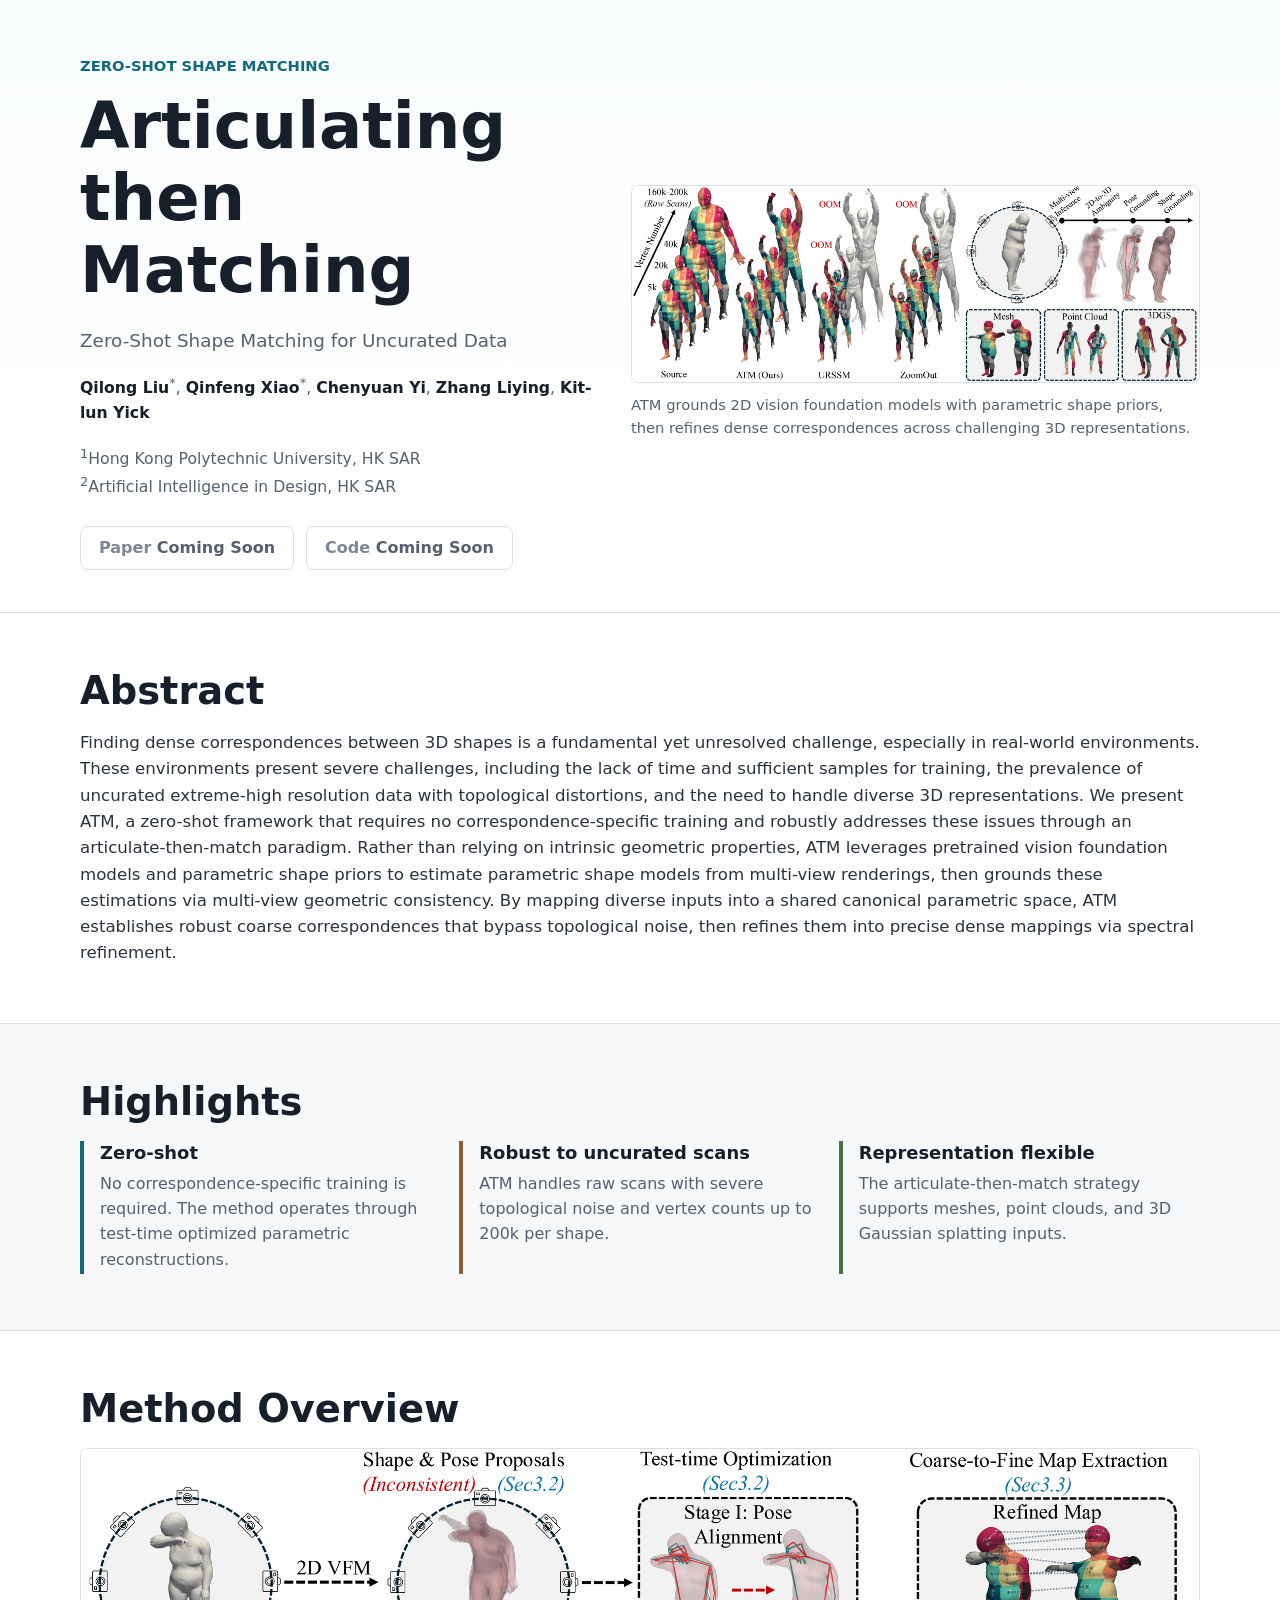
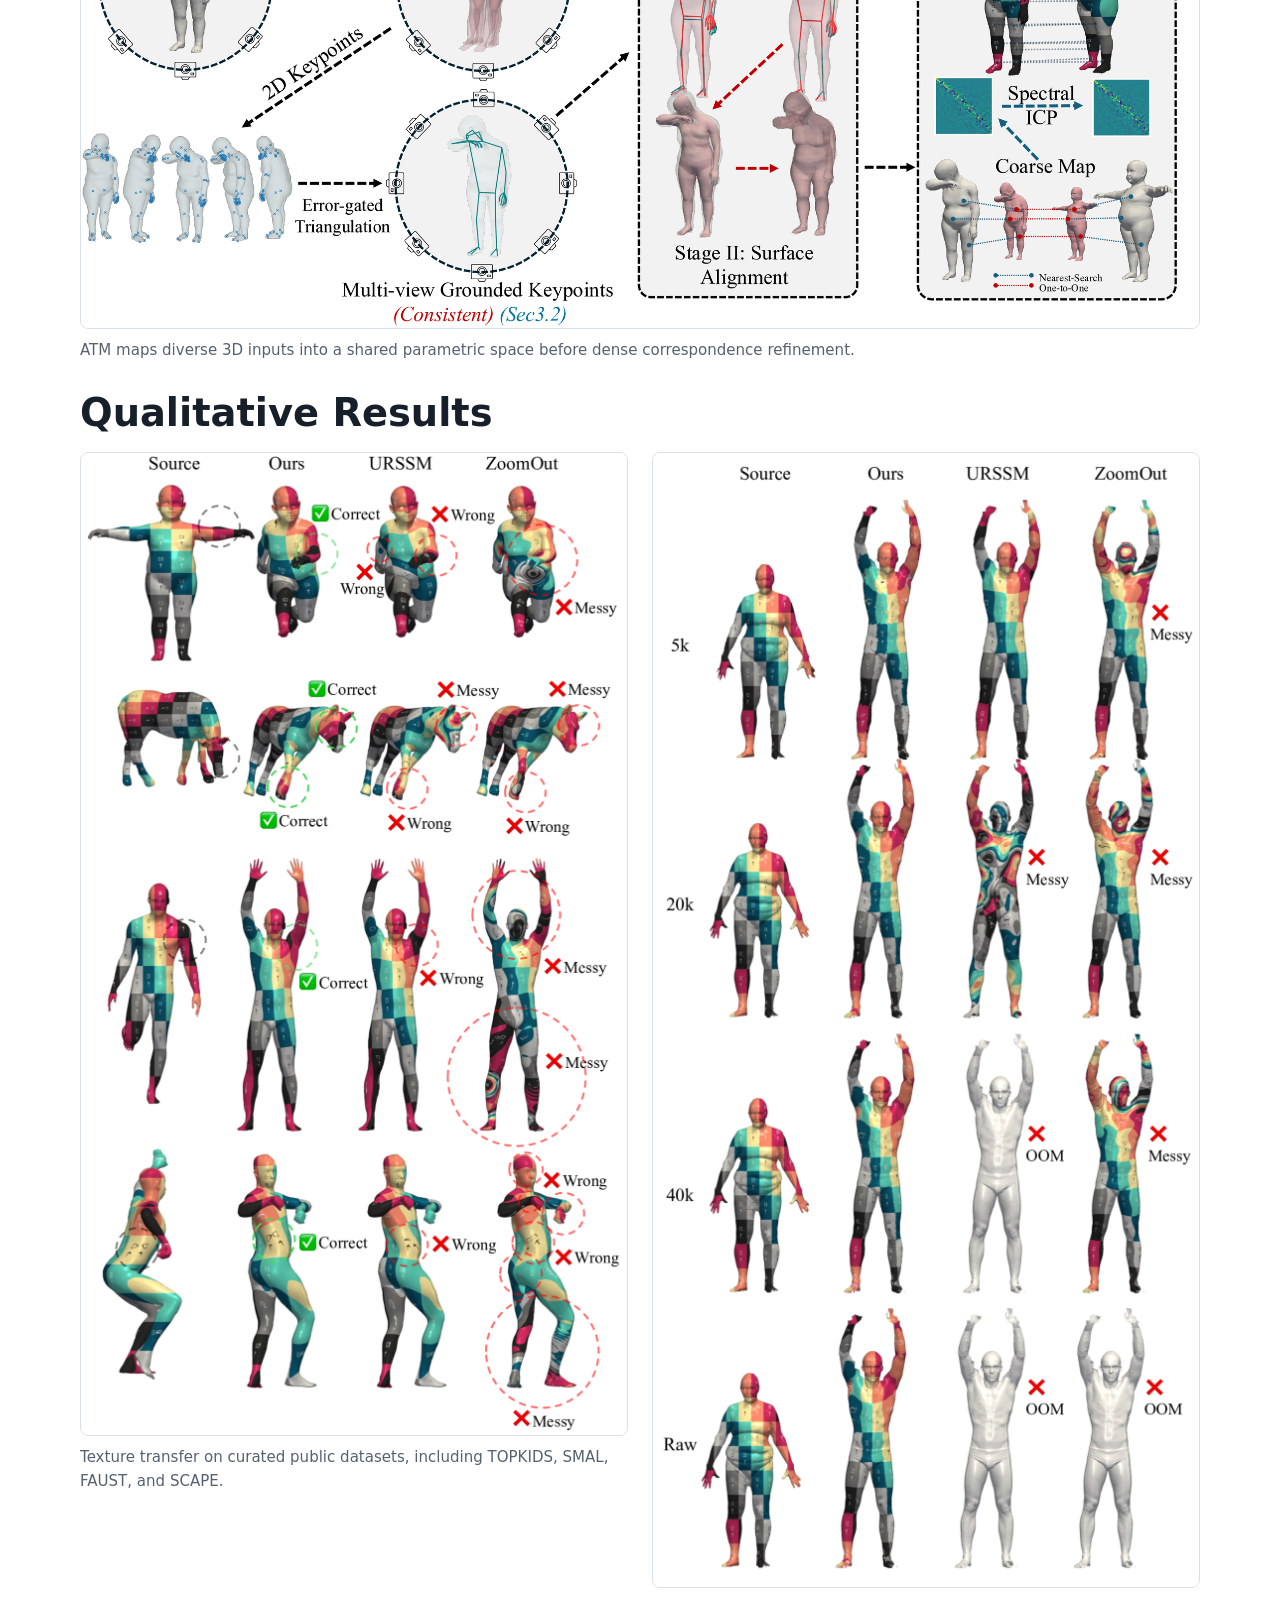
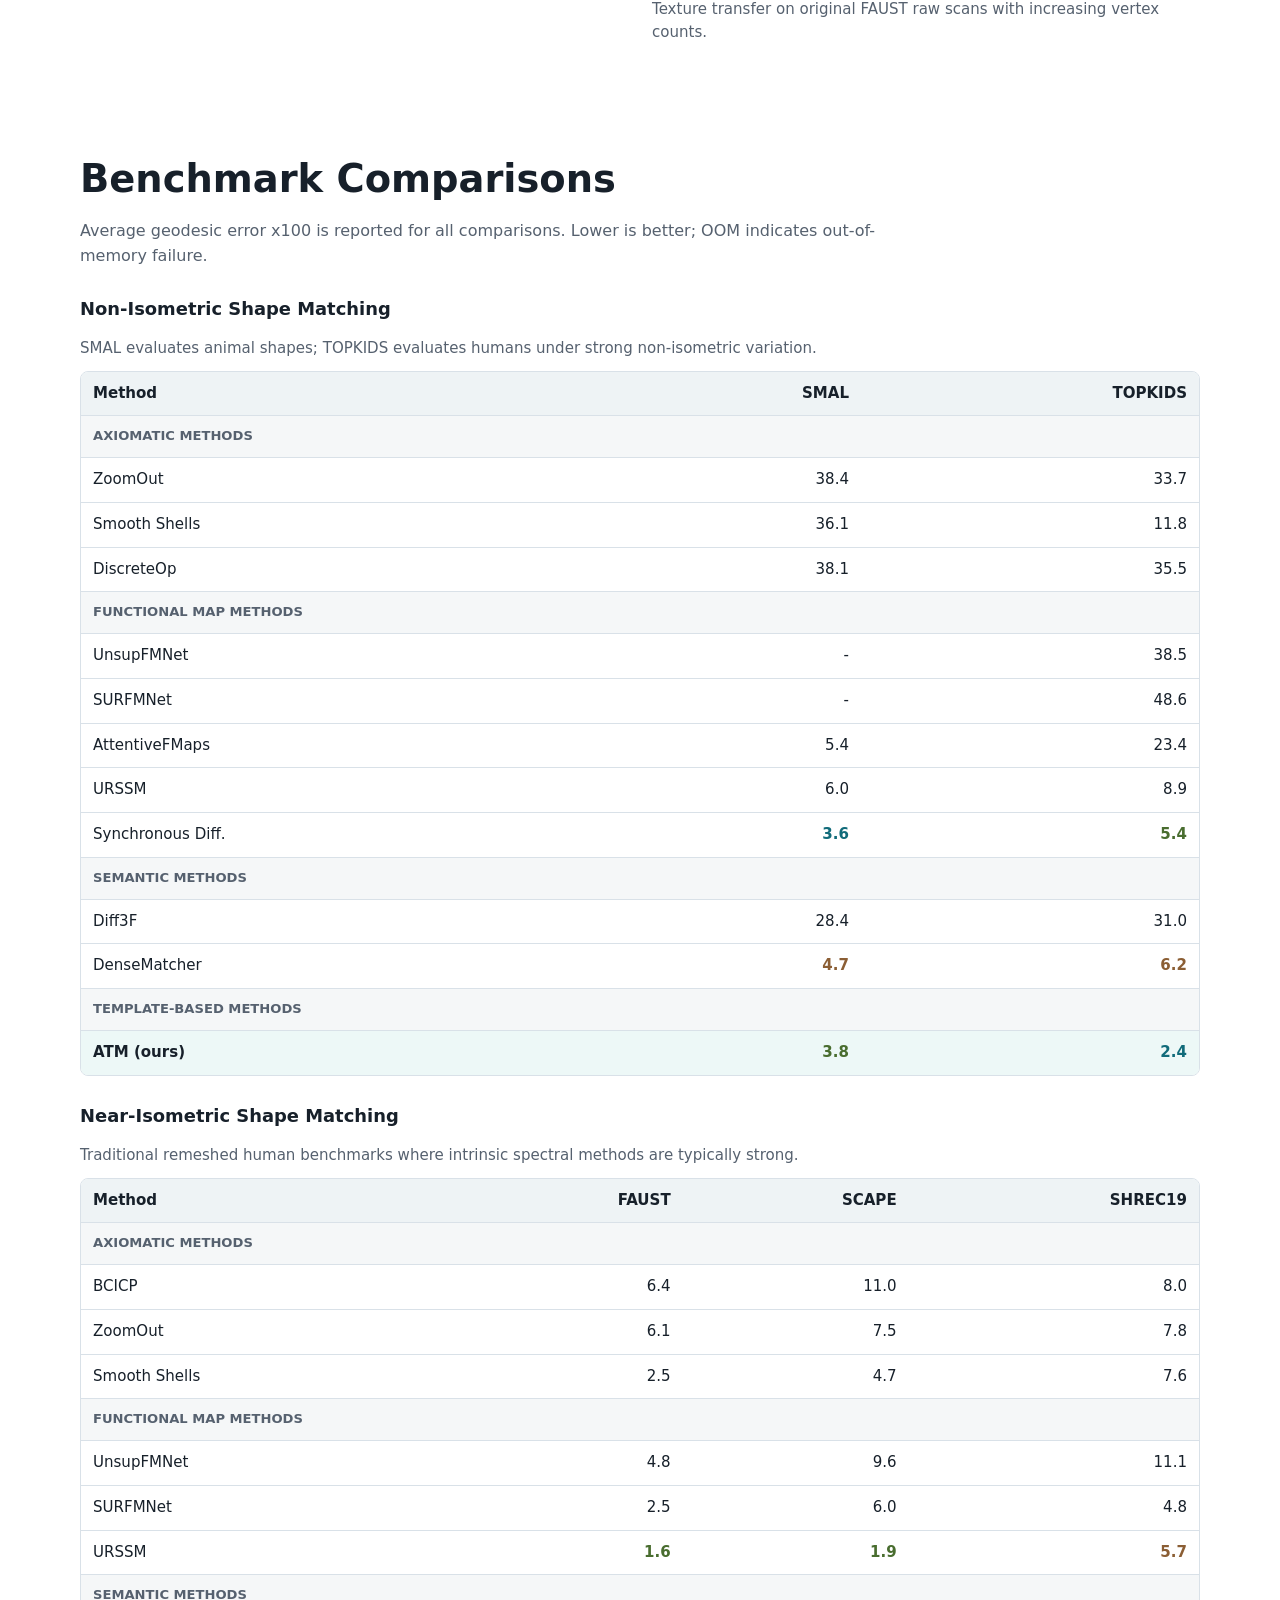
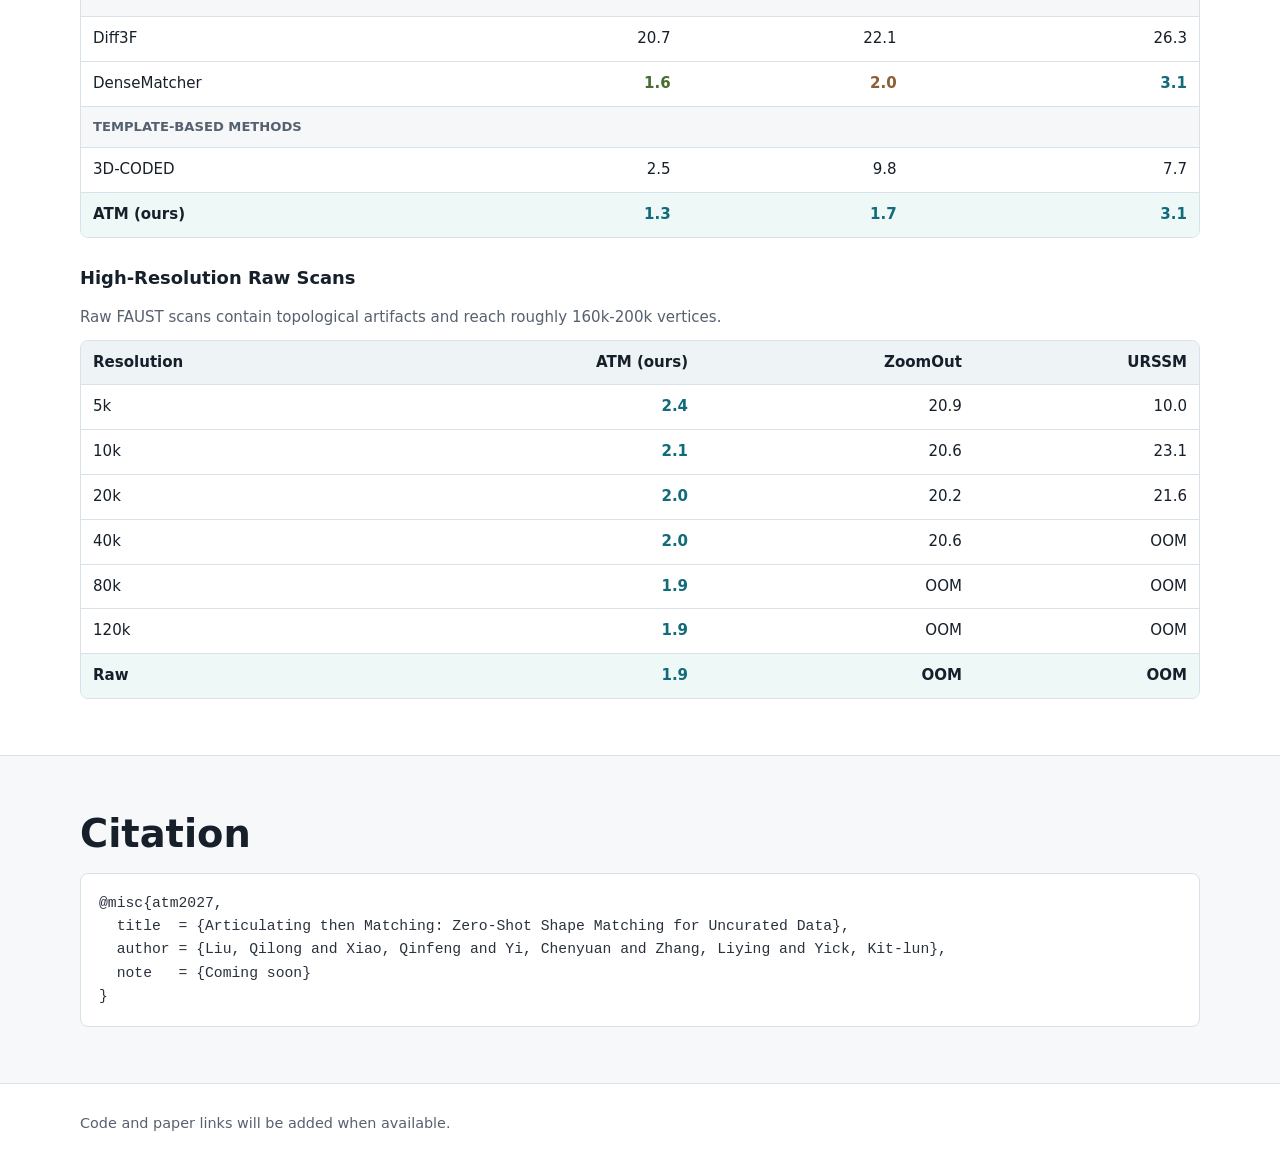
<file: index.html>
<!DOCTYPE html>
<html lang="en">
  <head>
    <meta charset="utf-8">
    <meta name="viewport" content="width=device-width, initial-scale=1">
    <meta name="description" content="Project page for Articulating then Matching: Zero-Shot Shape Matching for Uncurated Data.">
    <meta name="keywords" content="shape matching, dense correspondence, zero-shot learning, 3D vision, uncurated scans, point clouds, meshes, 3D Gaussian splatting">
    <meta name="twitter:card" content="summary_large_image">
    <meta name="twitter:title" content="Articulating then Matching">
    <meta name="twitter:description" content="Zero-shot shape matching for uncurated data.">
    <meta name="twitter:image" content="static/asset/teaser.png">
    <title>Articulating then Matching</title>
    <link rel="stylesheet" href="static/style.css">
  </head>
  <body>
    <header class="hero">
      <div class="wrap hero-inner">
        <div>
          <p class="eyebrow">Zero-Shot Shape Matching</p>
          <h1>Articulating then Matching</h1>
          <p class="subtitle">Zero-Shot Shape Matching for Uncurated Data</p>
          <p class="authors">
            <strong>Qilong Liu</strong><sup>*</sup>,
            <strong>Qinfeng Xiao</strong><sup>*</sup>,
            <strong>Chenyuan Yi</strong>,
            <strong>Zhang Liying</strong>,
            <strong>Kit-lun Yick</strong>
          </p>
          <p class="affiliations">
            <sup>1</sup>Hong Kong Polytechnic University, HK SAR<br>
            <sup>2</sup>Artificial Intelligence in Design, HK SAR
          </p>
          <div class="actions" aria-label="Project links">
            <button class="button" type="button" disabled>Paper <span>Coming Soon</span></button>
            <button class="button" type="button" disabled>Code <span>Coming Soon</span></button>
          </div>
        </div>
        <figure class="hero-figure">
          <img src="static/asset/teaser.png" alt="Overview of ATM for zero-shot dense shape matching.">
          <figcaption>
            ATM grounds 2D vision foundation models with parametric shape priors, then refines dense correspondences across challenging 3D representations.
          </figcaption>
        </figure>
      </div>
    </header>

    <main>
      <section>
        <div class="wrap">
          <h2>Abstract</h2>
          <p class="abstract">
            Finding dense correspondences between 3D shapes is a fundamental yet unresolved challenge, especially in real-world environments. These environments present severe challenges, including the lack of time and sufficient samples for training, the prevalence of uncurated extreme-high resolution data with topological distortions, and the need to handle diverse 3D representations. We present ATM, a zero-shot framework that requires no correspondence-specific training and robustly addresses these issues through an articulate-then-match paradigm. Rather than relying on intrinsic geometric properties, ATM leverages pretrained vision foundation models and parametric shape priors to estimate parametric shape models from multi-view renderings, then grounds these estimations via multi-view geometric consistency. By mapping diverse inputs into a shared canonical parametric space, ATM establishes robust coarse correspondences that bypass topological noise, then refines them into precise dense mappings via spectral refinement.
          </p>
        </div>
      </section>

      <section class="alt">
        <div class="wrap">
          <h2>Highlights</h2>
          <div class="grid">
            <div class="point">
              <h3>Zero-shot</h3>
              <p>No correspondence-specific training is required. The method operates through test-time optimized parametric reconstructions.</p>
            </div>
            <div class="point">
              <h3>Robust to uncurated scans</h3>
              <p>ATM handles raw scans with severe topological noise and vertex counts up to 200k per shape.</p>
            </div>
            <div class="point">
              <h3>Representation flexible</h3>
              <p>The articulate-then-match strategy supports meshes, point clouds, and 3D Gaussian splatting inputs.</p>
            </div>
          </div>
        </div>
      </section>

      <section>
        <div class="wrap figure-stack">
          <div>
            <h2>Method Overview</h2>
            <figure class="result">
              <img src="static/asset/framework.png" alt="ATM method framework.">
              <figcaption>
                ATM maps diverse 3D inputs into a shared parametric space before dense correspondence refinement.
              </figcaption>
            </figure>
          </div>
          <div>
            <h2>Qualitative Results</h2>
            <div class="figure-grid">
              <figure class="result">
                <img src="static/asset/qualitative_curated.png" alt="Texture transfer results on curated datasets.">
                <figcaption>
                  Texture transfer on curated public datasets, including TOPKIDS, SMAL, FAUST, and SCAPE.
                </figcaption>
              </figure>
              <figure class="result">
                <img src="static/asset/qualitative_raw.png" alt="Texture transfer results on raw FAUST scans.">
                <figcaption>
                  Texture transfer on original FAUST raw scans with increasing vertex counts.
                </figcaption>
              </figure>
            </div>
          </div>
        </div>
      </section>

      <section>
        <div class="wrap benchmark-stack">
          <div class="section-heading">
            <h2>Benchmark Comparisons</h2>
            <p>Average geodesic error x100 is reported for all comparisons. Lower is better; OOM indicates out-of-memory failure.</p>
          </div>

          <div class="table-block">
            <h3>Non-Isometric Shape Matching</h3>
            <p class="table-note">SMAL evaluates animal shapes; TOPKIDS evaluates humans under strong non-isometric variation.</p>
            <div class="table-wrap">
              <table class="benchmark-table">
                <thead>
                  <tr>
                    <th>Method</th>
                    <th>SMAL</th>
                    <th>TOPKIDS</th>
                  </tr>
                </thead>
                <tbody>
                  <tr class="group"><td colspan="3">Axiomatic Methods</td></tr>
                  <tr><td>ZoomOut</td><td>38.4</td><td>33.7</td></tr>
                  <tr><td>Smooth Shells</td><td>36.1</td><td>11.8</td></tr>
                  <tr><td>DiscreteOp</td><td>38.1</td><td>35.5</td></tr>
                  <tr class="group"><td colspan="3">Functional Map Methods</td></tr>
                  <tr><td>UnsupFMNet</td><td>-</td><td>38.5</td></tr>
                  <tr><td>SURFMNet</td><td>-</td><td>48.6</td></tr>
                  <tr><td>AttentiveFMaps</td><td>5.4</td><td>23.4</td></tr>
                  <tr><td>URSSM</td><td>6.0</td><td>8.9</td></tr>
                  <tr><td>Synchronous Diff.</td><td class="best">3.6</td><td class="second">5.4</td></tr>
                  <tr class="group"><td colspan="3">Semantic Methods</td></tr>
                  <tr><td>Diff3F</td><td>28.4</td><td>31.0</td></tr>
                  <tr><td>DenseMatcher</td><td class="third">4.7</td><td class="third">6.2</td></tr>
                  <tr class="group"><td colspan="3">Template-Based Methods</td></tr>
                  <tr class="ours"><td>ATM (ours)</td><td class="second">3.8</td><td class="best">2.4</td></tr>
                </tbody>
              </table>
            </div>
          </div>

          <div class="table-block">
            <h3>Near-Isometric Shape Matching</h3>
            <p class="table-note">Traditional remeshed human benchmarks where intrinsic spectral methods are typically strong.</p>
            <div class="table-wrap">
              <table class="benchmark-table">
                <thead>
                  <tr>
                    <th>Method</th>
                    <th>FAUST</th>
                    <th>SCAPE</th>
                    <th>SHREC19</th>
                  </tr>
                </thead>
                <tbody>
                  <tr class="group"><td colspan="4">Axiomatic Methods</td></tr>
                  <tr><td>BCICP</td><td>6.4</td><td>11.0</td><td>8.0</td></tr>
                  <tr><td>ZoomOut</td><td>6.1</td><td>7.5</td><td>7.8</td></tr>
                  <tr><td>Smooth Shells</td><td>2.5</td><td>4.7</td><td>7.6</td></tr>
                  <tr class="group"><td colspan="4">Functional Map Methods</td></tr>
                  <tr><td>UnsupFMNet</td><td>4.8</td><td>9.6</td><td>11.1</td></tr>
                  <tr><td>SURFMNet</td><td>2.5</td><td>6.0</td><td>4.8</td></tr>
                  <tr><td>URSSM</td><td class="second">1.6</td><td class="second">1.9</td><td class="third">5.7</td></tr>
                  <tr class="group"><td colspan="4">Semantic Methods</td></tr>
                  <tr><td>Diff3F</td><td>20.7</td><td>22.1</td><td>26.3</td></tr>
                  <tr><td>DenseMatcher</td><td class="second">1.6</td><td class="third">2.0</td><td class="best">3.1</td></tr>
                  <tr class="group"><td colspan="4">Template-Based Methods</td></tr>
                  <tr><td>3D-CODED</td><td>2.5</td><td>9.8</td><td>7.7</td></tr>
                  <tr class="ours"><td>ATM (ours)</td><td class="best">1.3</td><td class="best">1.7</td><td class="best">3.1</td></tr>
                </tbody>
              </table>
            </div>
          </div>

          <div class="table-block">
            <h3>High-Resolution Raw Scans</h3>
            <p class="table-note">Raw FAUST scans contain topological artifacts and reach roughly 160k-200k vertices.</p>
            <div class="table-wrap">
              <table class="benchmark-table">
                <thead>
                  <tr>
                    <th>Resolution</th>
                    <th>ATM (ours)</th>
                    <th>ZoomOut</th>
                    <th>URSSM</th>
                  </tr>
                </thead>
                <tbody>
                  <tr><td>5k</td><td class="best">2.4</td><td>20.9</td><td>10.0</td></tr>
                  <tr><td>10k</td><td class="best">2.1</td><td>20.6</td><td>23.1</td></tr>
                  <tr><td>20k</td><td class="best">2.0</td><td>20.2</td><td>21.6</td></tr>
                  <tr><td>40k</td><td class="best">2.0</td><td>20.6</td><td>OOM</td></tr>
                  <tr><td>80k</td><td class="best">1.9</td><td>OOM</td><td>OOM</td></tr>
                  <tr><td>120k</td><td class="best">1.9</td><td>OOM</td><td>OOM</td></tr>
                  <tr class="ours"><td>Raw</td><td class="best">1.9</td><td>OOM</td><td>OOM</td></tr>
                </tbody>
              </table>
            </div>
          </div>
        </div>
      </section>

      <section class="alt">
        <div class="wrap">
          <h2>Citation</h2>
          <pre class="citation"><code>@misc{atm2027,
  title  = {Articulating then Matching: Zero-Shot Shape Matching for Uncurated Data},
  author = {Liu, Qilong and Xiao, Qinfeng and Yi, Chenyuan and Zhang, Liying and Yick, Kit-lun},
  note   = {Coming soon}
}</code></pre>
        </div>
      </section>
    </main>

    <footer>
      <div class="wrap">
        <p>Code and paper links will be added when available.</p>
      </div>
    </footer>
  </body>
</html>
</file>
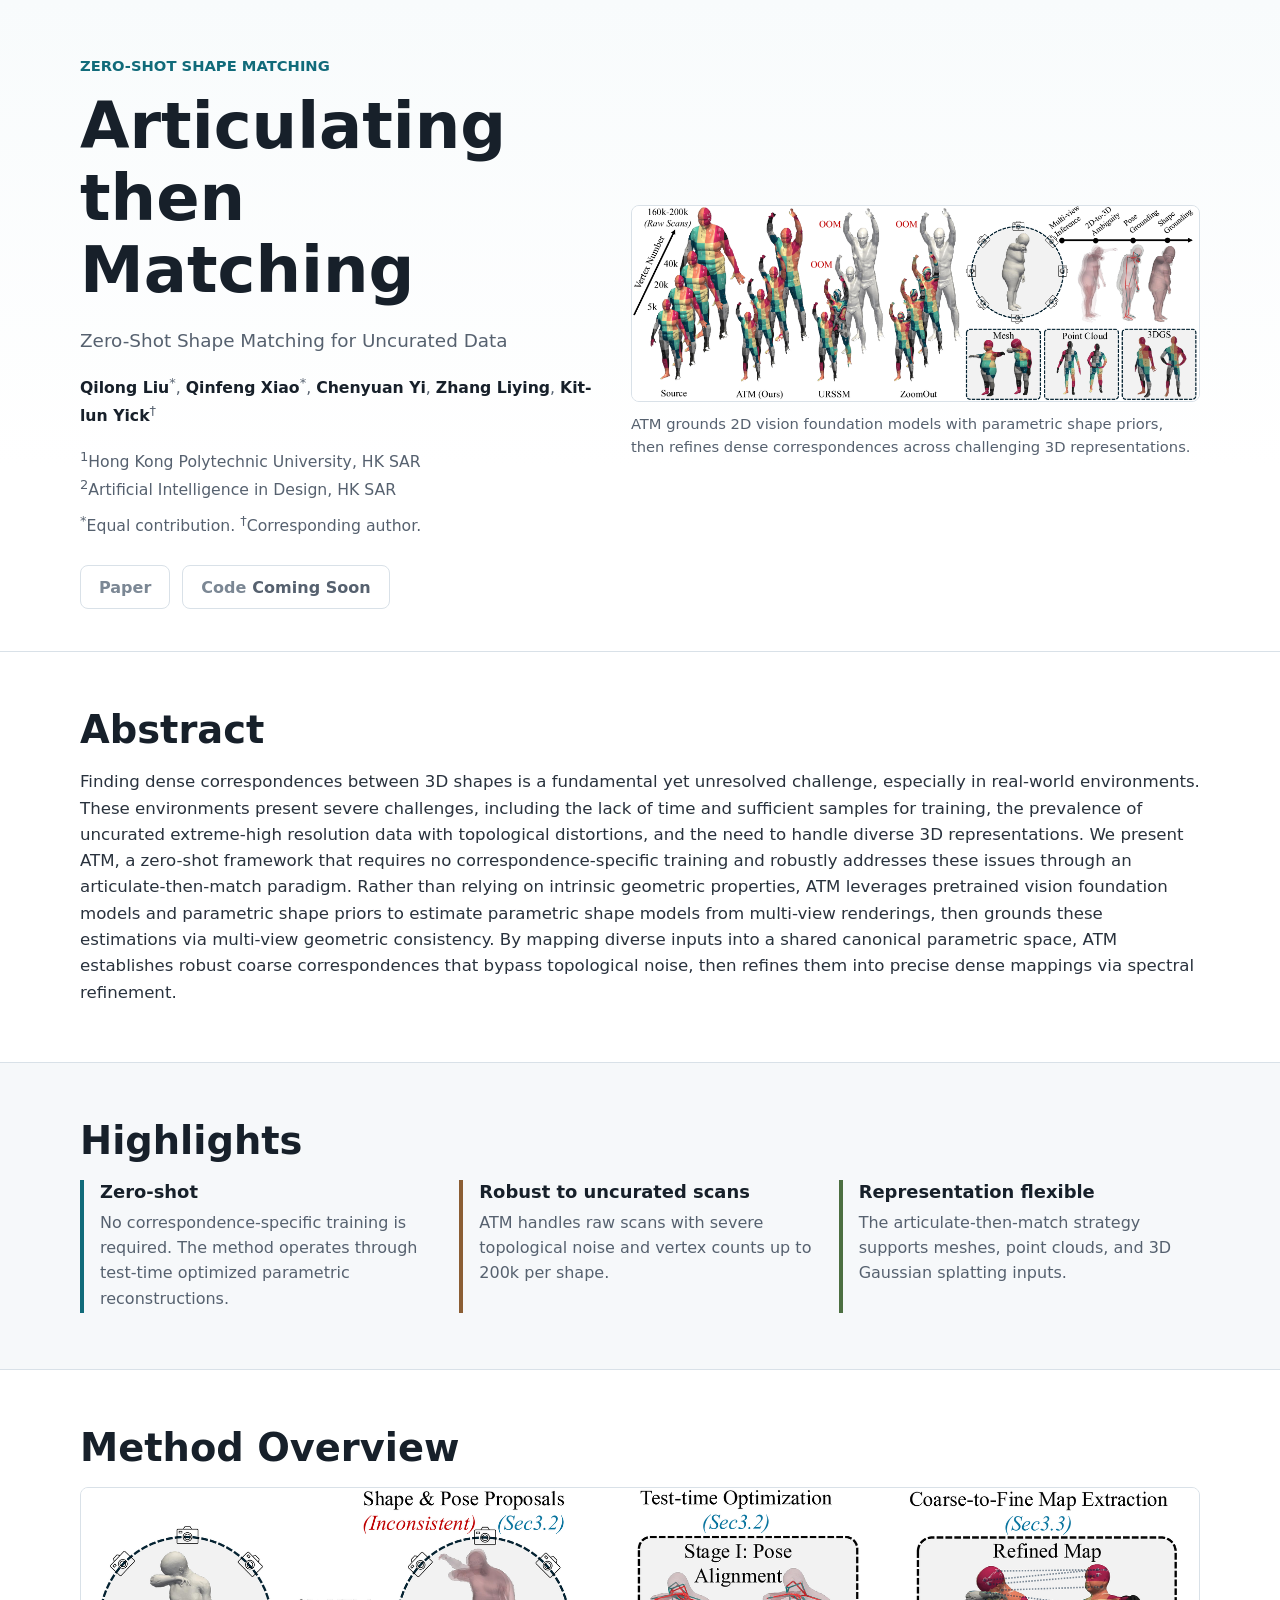
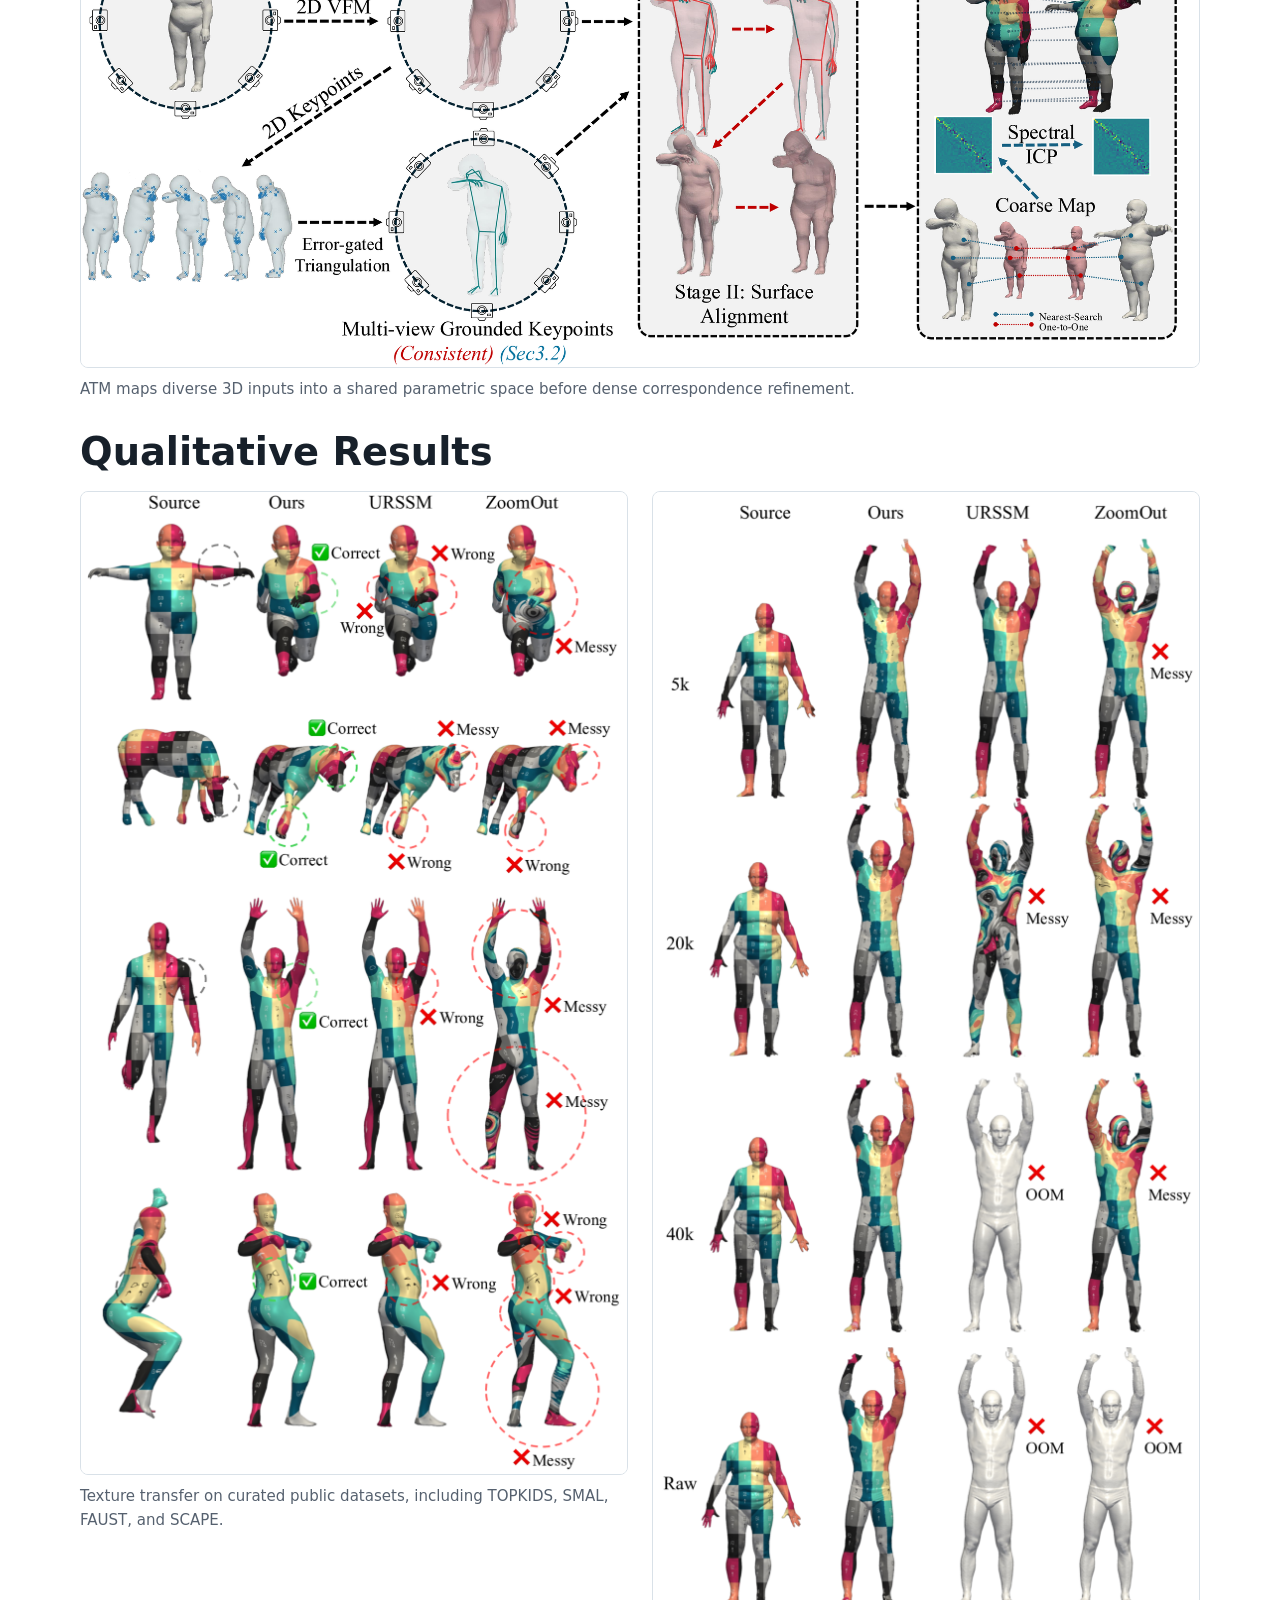
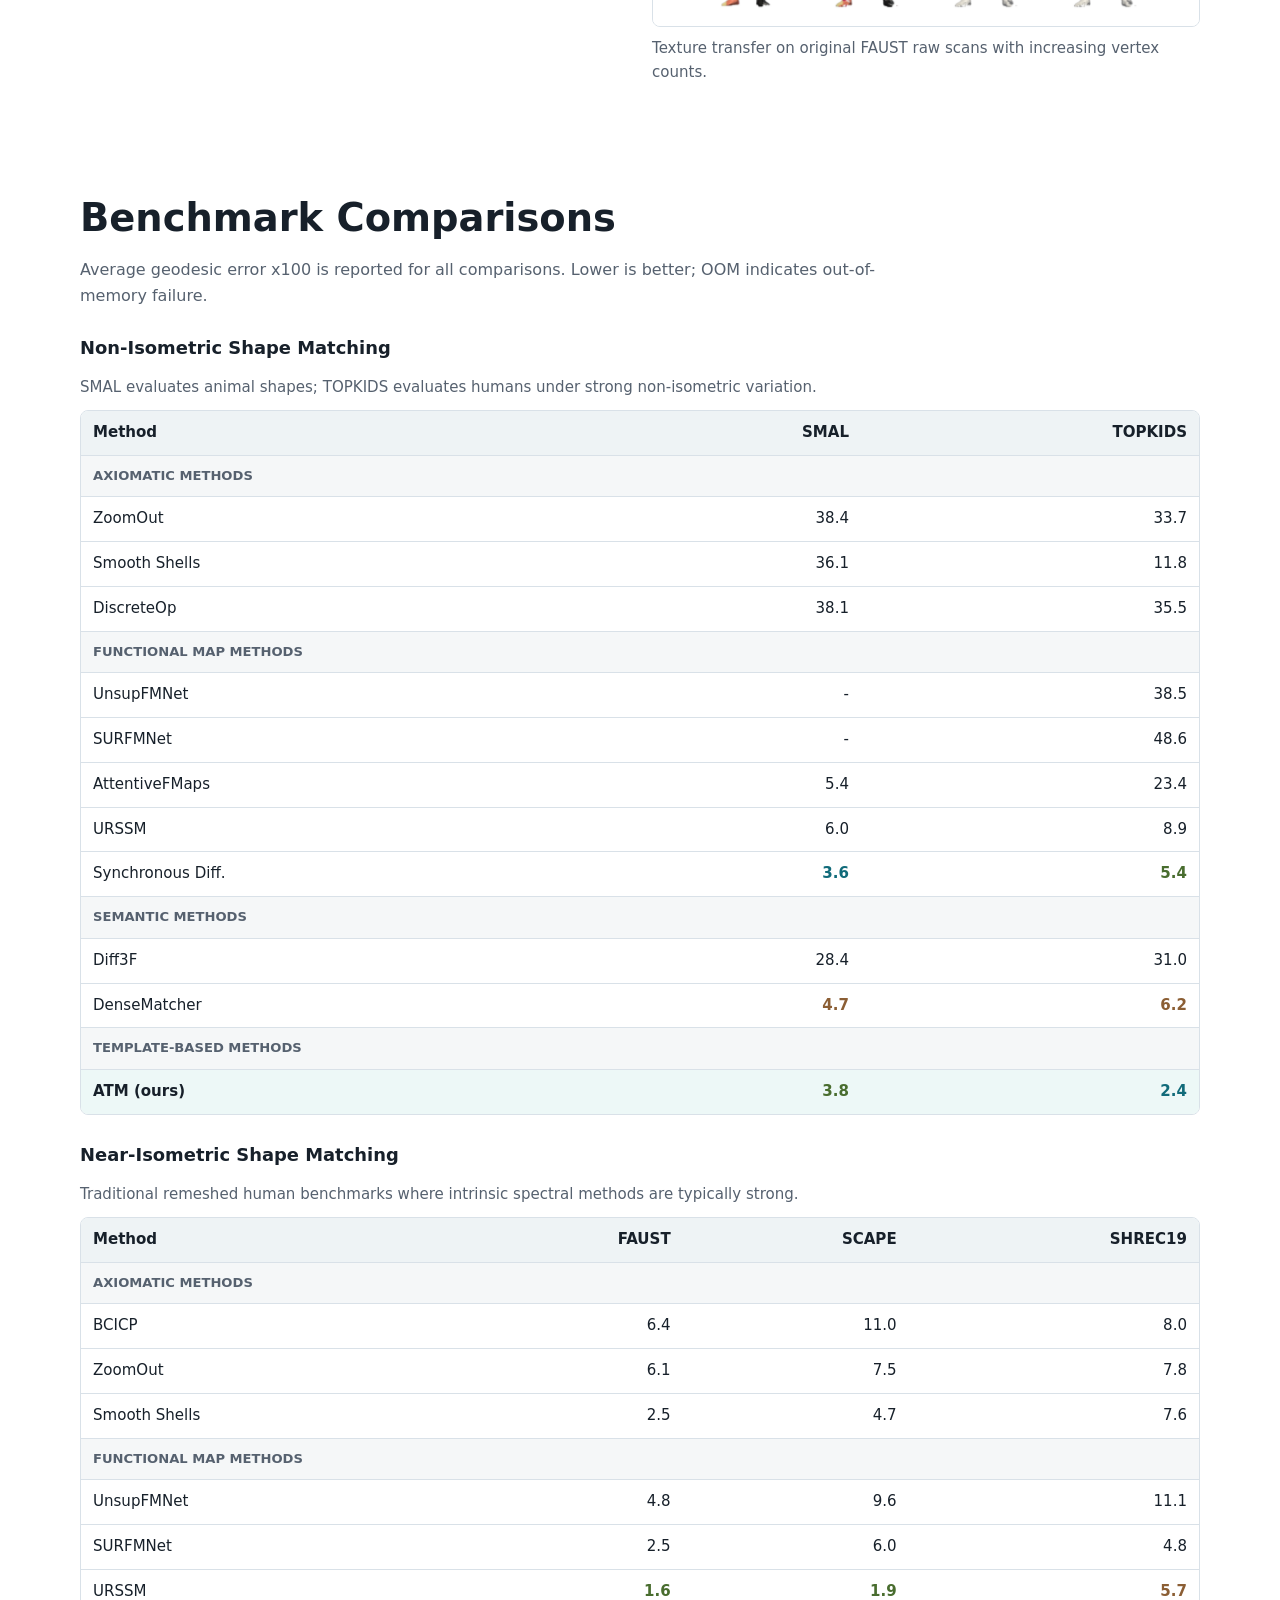
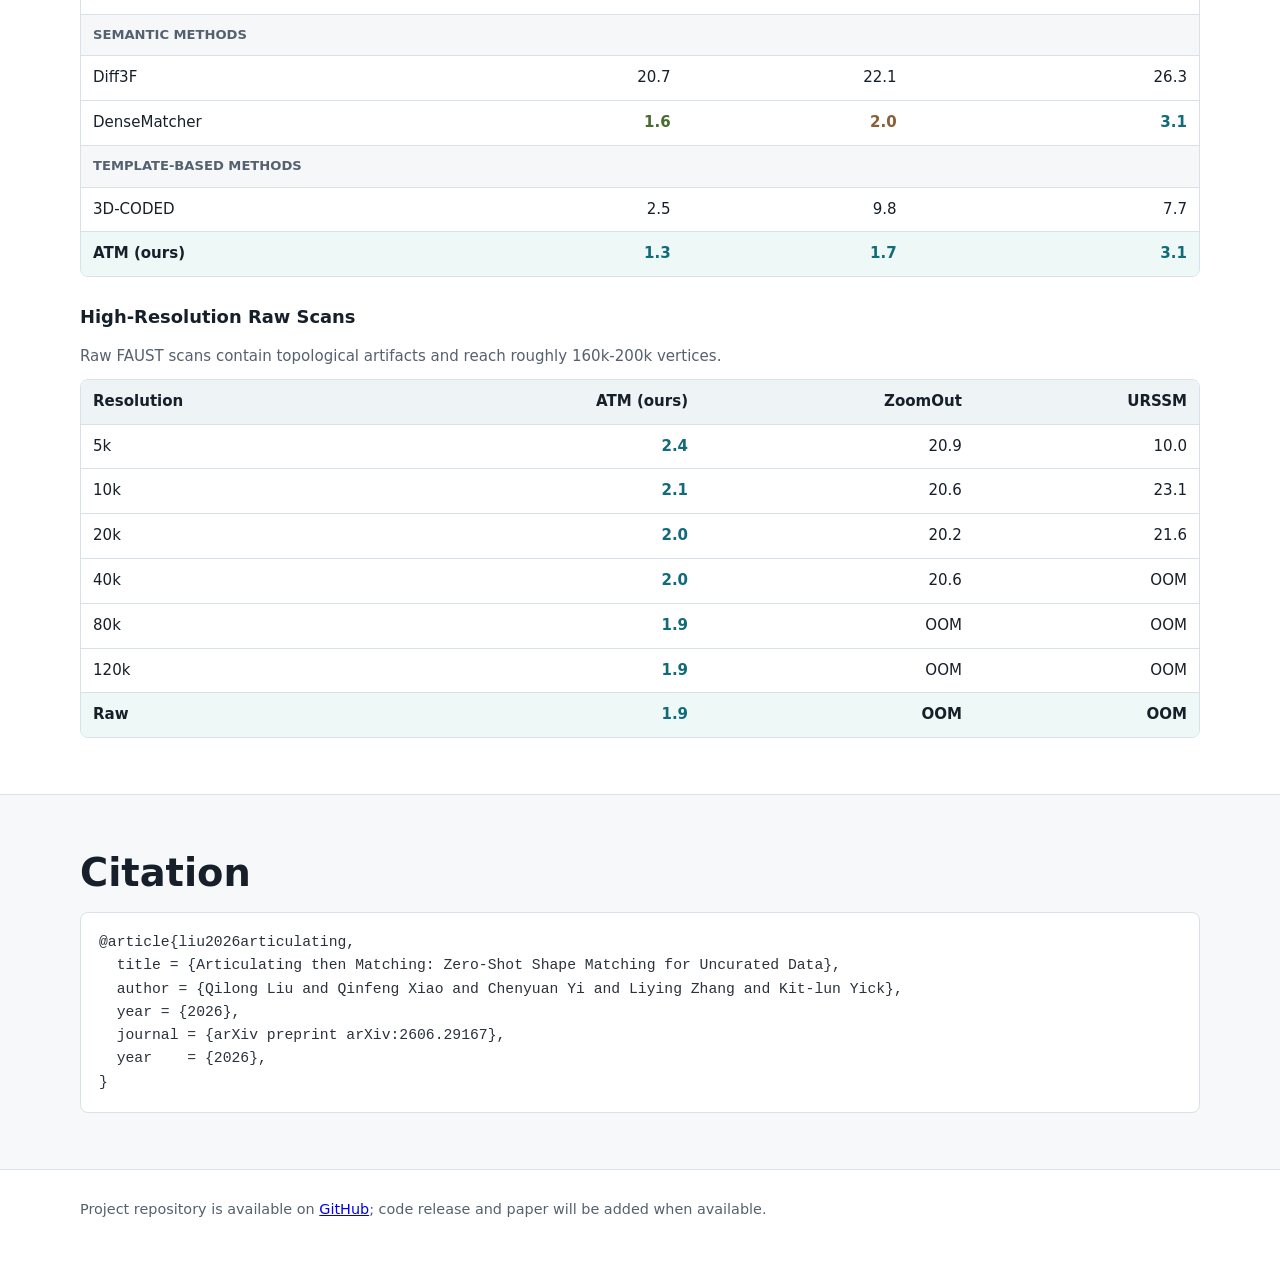
<file: docs/index.html>
<!DOCTYPE html>
<html lang="en">
  <head>
    <meta charset="utf-8">
    <meta name="viewport" content="width=device-width, initial-scale=1">
    <meta name="description" content="Project page for Articulating then Matching: Zero-Shot Shape Matching for Uncurated Data.">
    <meta name="keywords" content="shape matching, dense correspondence, zero-shot learning, 3D vision, uncurated scans, point clouds, meshes, 3D Gaussian splatting">
    <meta name="twitter:card" content="summary_large_image">
    <meta name="twitter:title" content="Articulating then Matching">
    <meta name="twitter:description" content="Zero-shot shape matching for uncurated data.">
    <meta name="twitter:image" content="assets/teaser.png">
    <title>Articulating then Matching</title>
    <link rel="stylesheet" href="style.css">
  </head>
  <body>
    <header class="hero">
      <div class="wrap hero-inner">
        <div>
          <p class="eyebrow">Zero-Shot Shape Matching</p>
          <h1>Articulating then Matching</h1>
          <p class="subtitle">Zero-Shot Shape Matching for Uncurated Data</p>
          <p class="authors">
            <strong>Qilong Liu</strong><sup>*</sup>,
            <strong>Qinfeng Xiao</strong><sup>*</sup>,
            <strong>Chenyuan Yi</strong>,
            <strong>Zhang Liying</strong>,
            <strong>Kit-lun Yick</strong><sup>&dagger;</sup>
          </p>
          <p class="affiliations">
            <sup>1</sup>Hong Kong Polytechnic University, HK SAR<br>
            <sup>2</sup>Artificial Intelligence in Design, HK SAR
          </p>
          <p class="author-notes"><sup>*</sup>Equal contribution. <sup>&dagger;</sup>Corresponding author.</p>
          <div class="actions" aria-label="Project links">
            <a class="button" href="https://arxiv.org/abs/2606.29167" target="_blank" rel="noopener">Paper</a>
            <a class="button" href="https://github.com/liu-qilong/ATM" target="_blank" rel="noopener">Code <span>Coming Soon</span></a>
          </div>
        </div>
        <figure class="hero-figure">
          <img src="assets/teaser.png" alt="Overview of ATM for zero-shot dense shape matching.">
          <figcaption>
            ATM grounds 2D vision foundation models with parametric shape priors, then refines dense correspondences across challenging 3D representations.
          </figcaption>
        </figure>
      </div>
    </header>

    <main>
      <section>
        <div class="wrap">
          <h2>Abstract</h2>
          <p class="abstract">
            Finding dense correspondences between 3D shapes is a fundamental yet unresolved challenge, especially in real-world environments. These environments present severe challenges, including the lack of time and sufficient samples for training, the prevalence of uncurated extreme-high resolution data with topological distortions, and the need to handle diverse 3D representations. We present ATM, a zero-shot framework that requires no correspondence-specific training and robustly addresses these issues through an articulate-then-match paradigm. Rather than relying on intrinsic geometric properties, ATM leverages pretrained vision foundation models and parametric shape priors to estimate parametric shape models from multi-view renderings, then grounds these estimations via multi-view geometric consistency. By mapping diverse inputs into a shared canonical parametric space, ATM establishes robust coarse correspondences that bypass topological noise, then refines them into precise dense mappings via spectral refinement.
          </p>
        </div>
      </section>

      <section class="alt">
        <div class="wrap">
          <h2>Highlights</h2>
          <div class="grid">
            <div class="point">
              <h3>Zero-shot</h3>
              <p>No correspondence-specific training is required. The method operates through test-time optimized parametric reconstructions.</p>
            </div>
            <div class="point">
              <h3>Robust to uncurated scans</h3>
              <p>ATM handles raw scans with severe topological noise and vertex counts up to 200k per shape.</p>
            </div>
            <div class="point">
              <h3>Representation flexible</h3>
              <p>The articulate-then-match strategy supports meshes, point clouds, and 3D Gaussian splatting inputs.</p>
            </div>
          </div>
        </div>
      </section>

      <section>
        <div class="wrap figure-stack">
          <div>
            <h2>Method Overview</h2>
            <figure class="result">
              <img src="assets/framework.png" alt="ATM method framework.">
              <figcaption>
                ATM maps diverse 3D inputs into a shared parametric space before dense correspondence refinement.
              </figcaption>
            </figure>
          </div>
          <div>
            <h2>Qualitative Results</h2>
            <div class="figure-grid">
              <figure class="result">
                <img src="assets/qualitative_curated.png" alt="Texture transfer results on curated datasets.">
                <figcaption>
                  Texture transfer on curated public datasets, including TOPKIDS, SMAL, FAUST, and SCAPE.
                </figcaption>
              </figure>
              <figure class="result">
                <img src="assets/qualitative_raw.png" alt="Texture transfer results on raw FAUST scans.">
                <figcaption>
                  Texture transfer on original FAUST raw scans with increasing vertex counts.
                </figcaption>
              </figure>
            </div>
          </div>
        </div>
      </section>

      <section>
        <div class="wrap benchmark-stack">
          <div class="section-heading">
            <h2>Benchmark Comparisons</h2>
            <p>Average geodesic error x100 is reported for all comparisons. Lower is better; OOM indicates out-of-memory failure.</p>
          </div>

          <div class="table-block">
            <h3>Non-Isometric Shape Matching</h3>
            <p class="table-note">SMAL evaluates animal shapes; TOPKIDS evaluates humans under strong non-isometric variation.</p>
            <div class="table-wrap">
              <table class="benchmark-table">
                <thead>
                  <tr>
                    <th>Method</th>
                    <th>SMAL</th>
                    <th>TOPKIDS</th>
                  </tr>
                </thead>
                <tbody>
                  <tr class="group"><td colspan="3">Axiomatic Methods</td></tr>
                  <tr><td>ZoomOut</td><td>38.4</td><td>33.7</td></tr>
                  <tr><td>Smooth Shells</td><td>36.1</td><td>11.8</td></tr>
                  <tr><td>DiscreteOp</td><td>38.1</td><td>35.5</td></tr>
                  <tr class="group"><td colspan="3">Functional Map Methods</td></tr>
                  <tr><td>UnsupFMNet</td><td>-</td><td>38.5</td></tr>
                  <tr><td>SURFMNet</td><td>-</td><td>48.6</td></tr>
                  <tr><td>AttentiveFMaps</td><td>5.4</td><td>23.4</td></tr>
                  <tr><td>URSSM</td><td>6.0</td><td>8.9</td></tr>
                  <tr><td>Synchronous Diff.</td><td class="best">3.6</td><td class="second">5.4</td></tr>
                  <tr class="group"><td colspan="3">Semantic Methods</td></tr>
                  <tr><td>Diff3F</td><td>28.4</td><td>31.0</td></tr>
                  <tr><td>DenseMatcher</td><td class="third">4.7</td><td class="third">6.2</td></tr>
                  <tr class="group"><td colspan="3">Template-Based Methods</td></tr>
                  <tr class="ours"><td>ATM (ours)</td><td class="second">3.8</td><td class="best">2.4</td></tr>
                </tbody>
              </table>
            </div>
          </div>

          <div class="table-block">
            <h3>Near-Isometric Shape Matching</h3>
            <p class="table-note">Traditional remeshed human benchmarks where intrinsic spectral methods are typically strong.</p>
            <div class="table-wrap">
              <table class="benchmark-table">
                <thead>
                  <tr>
                    <th>Method</th>
                    <th>FAUST</th>
                    <th>SCAPE</th>
                    <th>SHREC19</th>
                  </tr>
                </thead>
                <tbody>
                  <tr class="group"><td colspan="4">Axiomatic Methods</td></tr>
                  <tr><td>BCICP</td><td>6.4</td><td>11.0</td><td>8.0</td></tr>
                  <tr><td>ZoomOut</td><td>6.1</td><td>7.5</td><td>7.8</td></tr>
                  <tr><td>Smooth Shells</td><td>2.5</td><td>4.7</td><td>7.6</td></tr>
                  <tr class="group"><td colspan="4">Functional Map Methods</td></tr>
                  <tr><td>UnsupFMNet</td><td>4.8</td><td>9.6</td><td>11.1</td></tr>
                  <tr><td>SURFMNet</td><td>2.5</td><td>6.0</td><td>4.8</td></tr>
                  <tr><td>URSSM</td><td class="second">1.6</td><td class="second">1.9</td><td class="third">5.7</td></tr>
                  <tr class="group"><td colspan="4">Semantic Methods</td></tr>
                  <tr><td>Diff3F</td><td>20.7</td><td>22.1</td><td>26.3</td></tr>
                  <tr><td>DenseMatcher</td><td class="second">1.6</td><td class="third">2.0</td><td class="best">3.1</td></tr>
                  <tr class="group"><td colspan="4">Template-Based Methods</td></tr>
                  <tr><td>3D-CODED</td><td>2.5</td><td>9.8</td><td>7.7</td></tr>
                  <tr class="ours"><td>ATM (ours)</td><td class="best">1.3</td><td class="best">1.7</td><td class="best">3.1</td></tr>
                </tbody>
              </table>
            </div>
          </div>

          <div class="table-block">
            <h3>High-Resolution Raw Scans</h3>
            <p class="table-note">Raw FAUST scans contain topological artifacts and reach roughly 160k-200k vertices.</p>
            <div class="table-wrap">
              <table class="benchmark-table">
                <thead>
                  <tr>
                    <th>Resolution</th>
                    <th>ATM (ours)</th>
                    <th>ZoomOut</th>
                    <th>URSSM</th>
                  </tr>
                </thead>
                <tbody>
                  <tr><td>5k</td><td class="best">2.4</td><td>20.9</td><td>10.0</td></tr>
                  <tr><td>10k</td><td class="best">2.1</td><td>20.6</td><td>23.1</td></tr>
                  <tr><td>20k</td><td class="best">2.0</td><td>20.2</td><td>21.6</td></tr>
                  <tr><td>40k</td><td class="best">2.0</td><td>20.6</td><td>OOM</td></tr>
                  <tr><td>80k</td><td class="best">1.9</td><td>OOM</td><td>OOM</td></tr>
                  <tr><td>120k</td><td class="best">1.9</td><td>OOM</td><td>OOM</td></tr>
                  <tr class="ours"><td>Raw</td><td class="best">1.9</td><td>OOM</td><td>OOM</td></tr>
                </tbody>
              </table>
            </div>
          </div>
        </div>
      </section>

      <section class="alt">
        <div class="wrap">
          <h2>Citation</h2>
          <pre class="citation"><code>@article{liu2026articulating,
  title = {Articulating then Matching: Zero-Shot Shape Matching for Uncurated Data}, 
  author = {Qilong Liu and Qinfeng Xiao and Chenyuan Yi and Liying Zhang and Kit-lun Yick},
  year = {2026},
  journal = {arXiv preprint arXiv:2606.29167},
  year    = {2026},
}</code></pre>
        </div>
      </section>
    </main>

    <footer>
      <div class="wrap">
        <p>Project repository is available on <a href="https://github.com/liu-qilong/ATM" target="_blank" rel="noopener">GitHub</a>; code release and paper will be added when available.</p>
      </div>
    </footer>
  </body>
</html>
</file>
<file: static/style.css>
:root {
  color-scheme: light;
  --ink: #17202a;
  --muted: #56616f;
  --line: #d9e1e8;
  --panel: #f6f8fa;
  --accent: #116b7a;
  --accent-2: #8b5e34;
  --disabled: #7b8794;
  --max: 1120px;
}

* {
  box-sizing: border-box;
}

body {
  margin: 0;
  color: var(--ink);
  background: #ffffff;
  font-family: Inter, ui-sans-serif, system-ui, -apple-system, BlinkMacSystemFont, "Segoe UI", sans-serif;
  line-height: 1.58;
}

img {
  display: block;
  max-width: 100%;
}

.hero {
  border-bottom: 1px solid var(--line);
  background: linear-gradient(180deg, #f8fbfc 0%, #ffffff 72%);
}

.wrap {
  width: min(100% - 32px, var(--max));
  margin: 0 auto;
}

.hero-inner {
  display: grid;
  grid-template-columns: minmax(0, 0.95fr) minmax(320px, 1.05fr);
  gap: 36px;
  align-items: center;
  /* min-height: 94vh; */
  min-height: auto;
  padding: 54px 0 42px;
}

.eyebrow {
  margin: 0 0 14px;
  color: var(--accent);
  font-size: 0.92rem;
  font-weight: 700;
  letter-spacing: 0;
  text-transform: uppercase;
}

h1,
h2,
h3 {
  line-height: 1.12;
  letter-spacing: 0;
}

h1 {
  margin: 0;
  font-size: clamp(2.15rem, 5vw, 4.6rem);
  max-width: 13ch;
}

.subtitle {
  margin: 20px 0 0;
  max-width: 720px;
  color: var(--muted);
  font-size: 1.15rem;
}

.authors,
.affiliations {
  margin: 18px 0 0;
  color: var(--muted);
  font-size: 0.98rem;
}

.authors strong {
  color: var(--ink);
  font-weight: 650;
}

.actions {
  display: flex;
  flex-wrap: wrap;
  gap: 12px;
  margin: 26px 0 0;
}

.button {
  min-height: 44px;
  padding: 0 18px;
  border: 1px solid var(--line);
  border-radius: 8px;
  background: #ffffff;
  color: var(--disabled);
  font: inherit;
  font-weight: 700;
  cursor: not-allowed;
}

.button span {
  color: var(--muted);
  font-weight: 600;
}

.hero-figure {
  margin: 0;
}

.hero-figure img {
  width: 100%;
  border: 1px solid var(--line);
  border-radius: 8px;
  background: #ffffff;
}

.hero-figure figcaption {
  margin-top: 10px;
  color: var(--muted);
  font-size: 0.92rem;
}

section {
  padding: 56px 0;
}

section.alt {
  background: var(--panel);
  border-top: 1px solid var(--line);
  border-bottom: 1px solid var(--line);
}

h2 {
  margin: 0 0 18px;
  font-size: clamp(1.7rem, 3vw, 2.45rem);
}

h3 {
  margin: 0 0 8px;
  font-size: 1.12rem;
}

p {
  margin: 0;
}

.abstract {
  max-width: auto;
  color: #29323d;
  font-size: 1.04rem;
}

.grid {
  display: grid;
  grid-template-columns: repeat(3, minmax(0, 1fr));
  gap: 18px;
}

.point {
  border-left: 4px solid var(--accent);
  padding: 2px 0 2px 16px;
}

.point:nth-child(2) {
  border-left-color: var(--accent-2);
}

.point:nth-child(3) {
  border-left-color: #4c6f41;
}

.point p {
  color: var(--muted);
}

.section-heading {
  max-width: 820px;
}

.section-heading p {
  color: var(--muted);
  font-size: 1rem;
}

.benchmark-stack {
  display: grid;
  gap: 30px;
}

.table-block {
  display: grid;
  gap: 10px;
}

.table-block h3 {
  margin-top: 0;
}

.table-note {
  color: var(--muted);
  font-size: 0.94rem;
}

.table-wrap {
  overflow-x: auto;
  border: 1px solid var(--line);
  border-radius: 8px;
  background: #ffffff;
}

.benchmark-table {
  width: 100%;
  min-width: 560px;
  border-collapse: collapse;
  font-size: 0.94rem;
}

.benchmark-table th,
.benchmark-table td {
  padding: 10px 12px;
  border-bottom: 1px solid var(--line);
  text-align: right;
  white-space: nowrap;
}

.benchmark-table th:first-child,
.benchmark-table td:first-child {
  text-align: left;
}

.benchmark-table thead th {
  background: #eef3f5;
  color: var(--ink);
  font-weight: 750;
}

.benchmark-table tbody tr:last-child td {
  border-bottom: 0;
}

.benchmark-table .group td {
  background: #f5f7f8;
  color: var(--muted);
  font-size: 0.82rem;
  font-weight: 750;
  letter-spacing: 0;
  text-transform: uppercase;
}

.benchmark-table .ours td {
  background: #edf8f7;
  color: var(--ink);
  font-weight: 750;
}

.benchmark-table .best {
  color: var(--accent);
  font-weight: 800;
}

.benchmark-table .second {
  color: #496d2f;
  font-weight: 750;
}

.benchmark-table .third {
  color: var(--accent-2);
  font-weight: 750;
}

.benchmark-table .ours .best {
  color: var(--accent);
}

.benchmark-table .ours .second {
  color: #496d2f;
}

.figure-stack {
  display: grid;
  gap: 28px;
}

.figure-grid {
  display: grid;
  grid-template-columns: minmax(0, 1fr) minmax(0, 1fr);
  gap: 24px;
  align-items: start;
}

figure.result {
  margin: 0;
}

figure.result img {
  width: 100%;
  border: 1px solid var(--line);
  border-radius: 8px;
  background: #ffffff;
}

figure.result figcaption {
  margin-top: 10px;
  color: var(--muted);
  font-size: 0.94rem;
}

.citation {
  overflow-x: auto;
  margin: 0;
  padding: 18px;
  border: 1px solid var(--line);
  border-radius: 8px;
  background: #ffffff;
  color: #29323d;
  font-size: 0.92rem;
}

footer {
  padding: 28px 0 40px;
  color: var(--muted);
  font-size: 0.9rem;
}

@media (max-width: 860px) {
  .hero-inner,
  .figure-grid,
  .grid {
    grid-template-columns: 1fr;
  }

  .hero-inner {
    min-height: auto;
    padding-top: 38px;
  }

  h1 {
    max-width: 12ch;
  }

  .benchmark-table {
    min-width: 520px;
  }
}

@media (max-width: 520px) {
  .wrap {
    width: min(100% - 24px, var(--max));
  }

  section {
    padding: 42px 0;
  }

  .actions {
    display: grid;
    grid-template-columns: 1fr;
  }

  .button {
    width: 100%;
  }
}
</file>
<file: docs/style.css>
:root {
  color-scheme: light;
  --ink: #17202a;
  --muted: #56616f;
  --line: #d9e1e8;
  --panel: #f6f8fa;
  --accent: #116b7a;
  --accent-2: #8b5e34;
  --disabled: #7b8794;
  --max: 1120px;
}

* {
  box-sizing: border-box;
}

body {
  margin: 0;
  color: var(--ink);
  background: #ffffff;
  font-family: Inter, ui-sans-serif, system-ui, -apple-system, BlinkMacSystemFont, "Segoe UI", sans-serif;
  line-height: 1.58;
}

img {
  display: block;
  max-width: 100%;
}

.hero {
  border-bottom: 1px solid var(--line);
  background: linear-gradient(180deg, #f8fbfc 0%, #ffffff 72%);
}

.wrap {
  width: min(100% - 32px, var(--max));
  margin: 0 auto;
}

.hero-inner {
  display: grid;
  grid-template-columns: minmax(0, 0.95fr) minmax(320px, 1.05fr);
  gap: 36px;
  align-items: center;
  /* min-height: 94vh; */
  min-height: auto;
  padding: 54px 0 42px;
}

.eyebrow {
  margin: 0 0 14px;
  color: var(--accent);
  font-size: 0.92rem;
  font-weight: 700;
  letter-spacing: 0;
  text-transform: uppercase;
}

h1,
h2,
h3 {
  line-height: 1.12;
  letter-spacing: 0;
}

h1 {
  margin: 0;
  font-size: clamp(2.15rem, 5vw, 4.6rem);
  max-width: 13ch;
}

.subtitle {
  margin: 20px 0 0;
  max-width: 720px;
  color: var(--muted);
  font-size: 1.15rem;
}

.authors,
.affiliations,
.author-notes {
  color: var(--muted);
  font-size: 0.98rem;
}

.authors,
.affiliations {
  margin: 18px 0 0;
}

.author-notes {
  margin: 8px 0 0;
}

.authors strong {
  color: var(--ink);
  font-weight: 650;
}

.actions {
  display: flex;
  flex-wrap: wrap;
  gap: 12px;
  margin: 26px 0 0;
}

.button {
  min-height: 44px;
  padding: 0 18px;
  border: 1px solid var(--line);
  border-radius: 8px;
  background: #ffffff;
  color: var(--disabled);
  font: inherit;
  font-weight: 700;
  cursor: not-allowed;
}

.button span {
  color: var(--muted);
  font-weight: 600;
}

.actions a.button {
  display: inline-flex;
  align-items: center;
  gap: 6px;
  text-decoration: none;
  cursor: pointer;
}

.hero-figure {
  margin: 0;
}

.hero-figure img {
  width: 100%;
  border: 1px solid var(--line);
  border-radius: 8px;
  background: #ffffff;
}

.hero-figure figcaption {
  margin-top: 10px;
  color: var(--muted);
  font-size: 0.92rem;
}

section {
  padding: 56px 0;
}

section.alt {
  background: var(--panel);
  border-top: 1px solid var(--line);
  border-bottom: 1px solid var(--line);
}

h2 {
  margin: 0 0 18px;
  font-size: clamp(1.7rem, 3vw, 2.45rem);
}

h3 {
  margin: 0 0 8px;
  font-size: 1.12rem;
}

p {
  margin: 0;
}

.abstract {
  max-width: auto;
  color: #29323d;
  font-size: 1.04rem;
}

.grid {
  display: grid;
  grid-template-columns: repeat(3, minmax(0, 1fr));
  gap: 18px;
}

.point {
  border-left: 4px solid var(--accent);
  padding: 2px 0 2px 16px;
}

.point:nth-child(2) {
  border-left-color: var(--accent-2);
}

.point:nth-child(3) {
  border-left-color: #4c6f41;
}

.point p {
  color: var(--muted);
}

.section-heading {
  max-width: 820px;
}

.section-heading p {
  color: var(--muted);
  font-size: 1rem;
}

.benchmark-stack {
  display: grid;
  gap: 30px;
}

.table-block {
  display: grid;
  gap: 10px;
}

.table-block h3 {
  margin-top: 0;
}

.table-note {
  color: var(--muted);
  font-size: 0.94rem;
}

.table-wrap {
  overflow-x: auto;
  border: 1px solid var(--line);
  border-radius: 8px;
  background: #ffffff;
}

.benchmark-table {
  width: 100%;
  min-width: 560px;
  border-collapse: collapse;
  font-size: 0.94rem;
}

.benchmark-table th,
.benchmark-table td {
  padding: 10px 12px;
  border-bottom: 1px solid var(--line);
  text-align: right;
  white-space: nowrap;
}

.benchmark-table th:first-child,
.benchmark-table td:first-child {
  text-align: left;
}

.benchmark-table thead th {
  background: #eef3f5;
  color: var(--ink);
  font-weight: 750;
}

.benchmark-table tbody tr:last-child td {
  border-bottom: 0;
}

.benchmark-table .group td {
  background: #f5f7f8;
  color: var(--muted);
  font-size: 0.82rem;
  font-weight: 750;
  letter-spacing: 0;
  text-transform: uppercase;
}

.benchmark-table .ours td {
  background: #edf8f7;
  color: var(--ink);
  font-weight: 750;
}

.benchmark-table .best {
  color: var(--accent);
  font-weight: 800;
}

.benchmark-table .second {
  color: #496d2f;
  font-weight: 750;
}

.benchmark-table .third {
  color: var(--accent-2);
  font-weight: 750;
}

.benchmark-table .ours .best {
  color: var(--accent);
}

.benchmark-table .ours .second {
  color: #496d2f;
}

.figure-stack {
  display: grid;
  gap: 28px;
}

.figure-grid {
  display: grid;
  grid-template-columns: minmax(0, 1fr) minmax(0, 1fr);
  gap: 24px;
  align-items: start;
}

figure.result {
  margin: 0;
}

figure.result img {
  width: 100%;
  border: 1px solid var(--line);
  border-radius: 8px;
  background: #ffffff;
}

figure.result figcaption {
  margin-top: 10px;
  color: var(--muted);
  font-size: 0.94rem;
}

.citation {
  overflow-x: auto;
  margin: 0;
  padding: 18px;
  border: 1px solid var(--line);
  border-radius: 8px;
  background: #ffffff;
  color: #29323d;
  font-size: 0.92rem;
}

footer {
  padding: 28px 0 40px;
  color: var(--muted);
  font-size: 0.9rem;
}

@media (max-width: 860px) {
  .hero-inner,
  .figure-grid,
  .grid {
    grid-template-columns: 1fr;
  }

  .hero-inner {
    min-height: auto;
    padding-top: 38px;
  }

  h1 {
    max-width: 12ch;
  }

  .benchmark-table {
    min-width: 520px;
  }
}

@media (max-width: 520px) {
  .wrap {
    width: min(100% - 24px, var(--max));
  }

  section {
    padding: 42px 0;
  }

}
</file>
